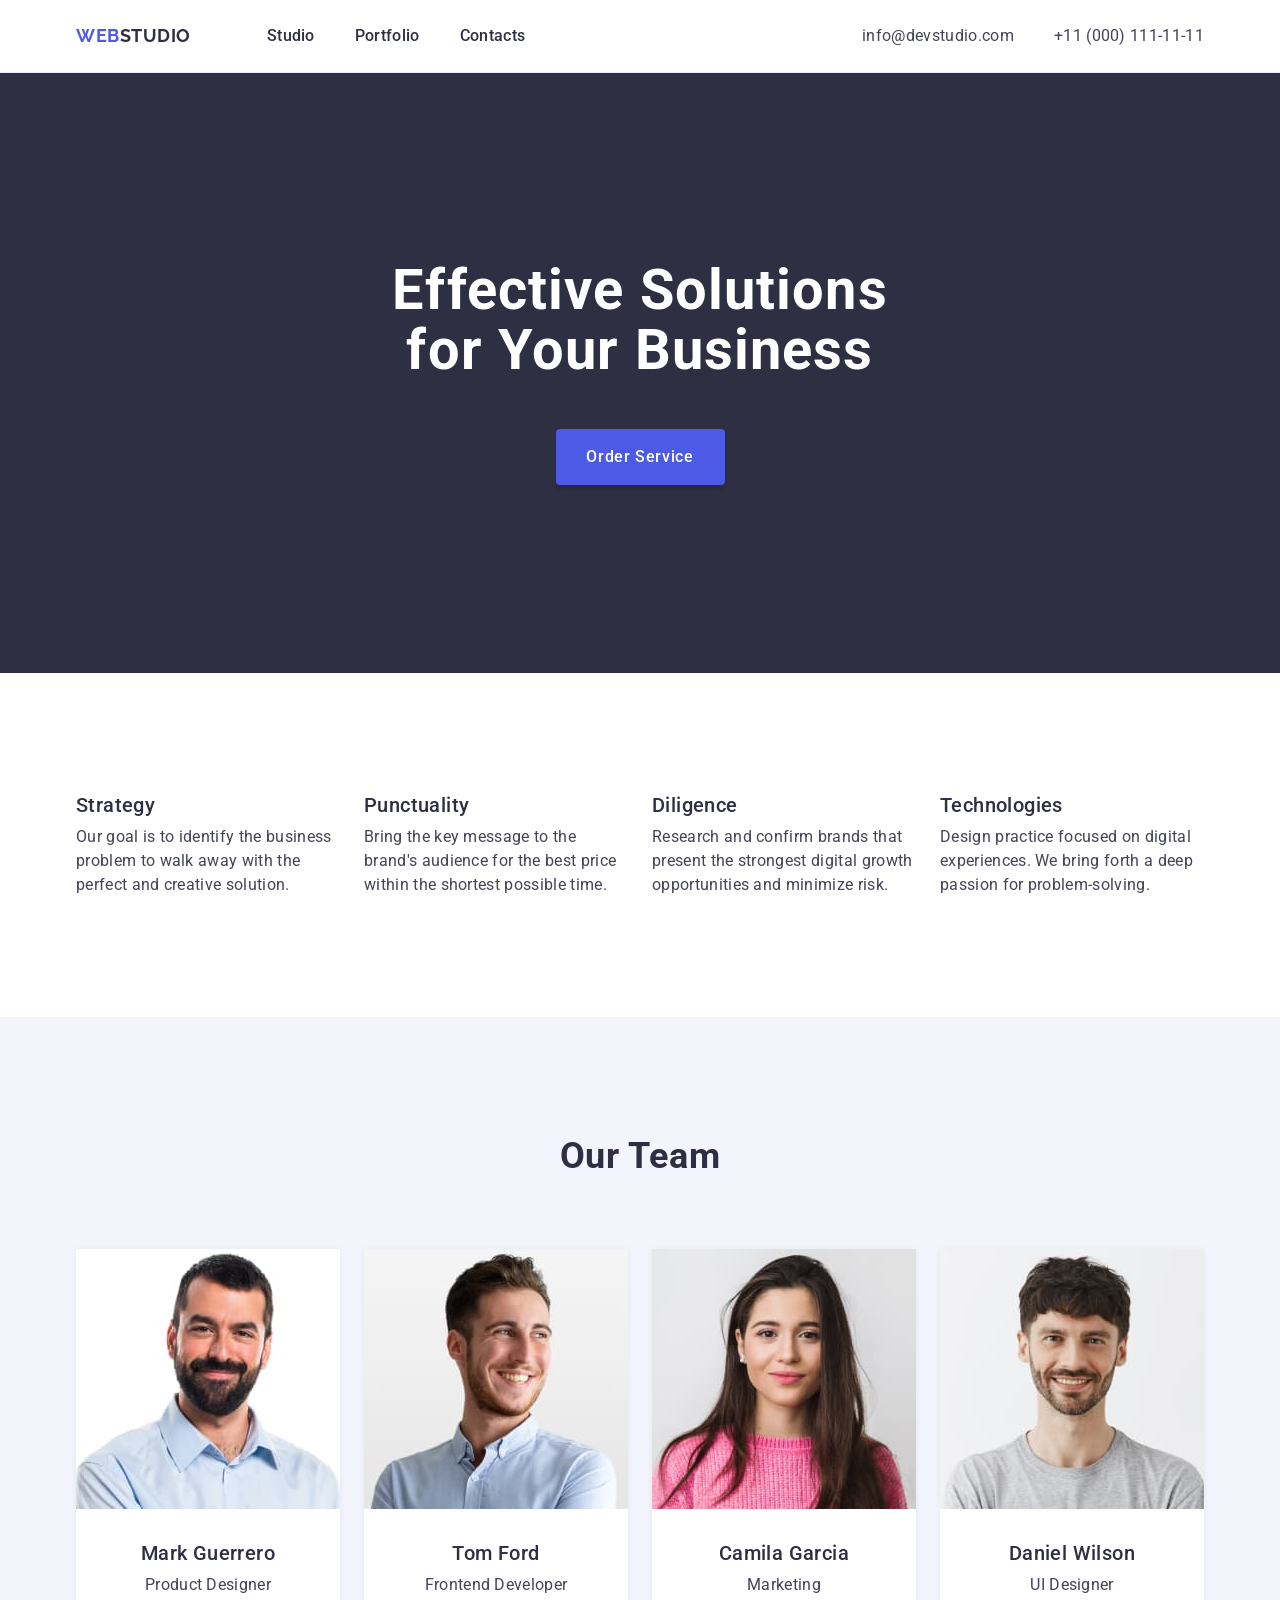
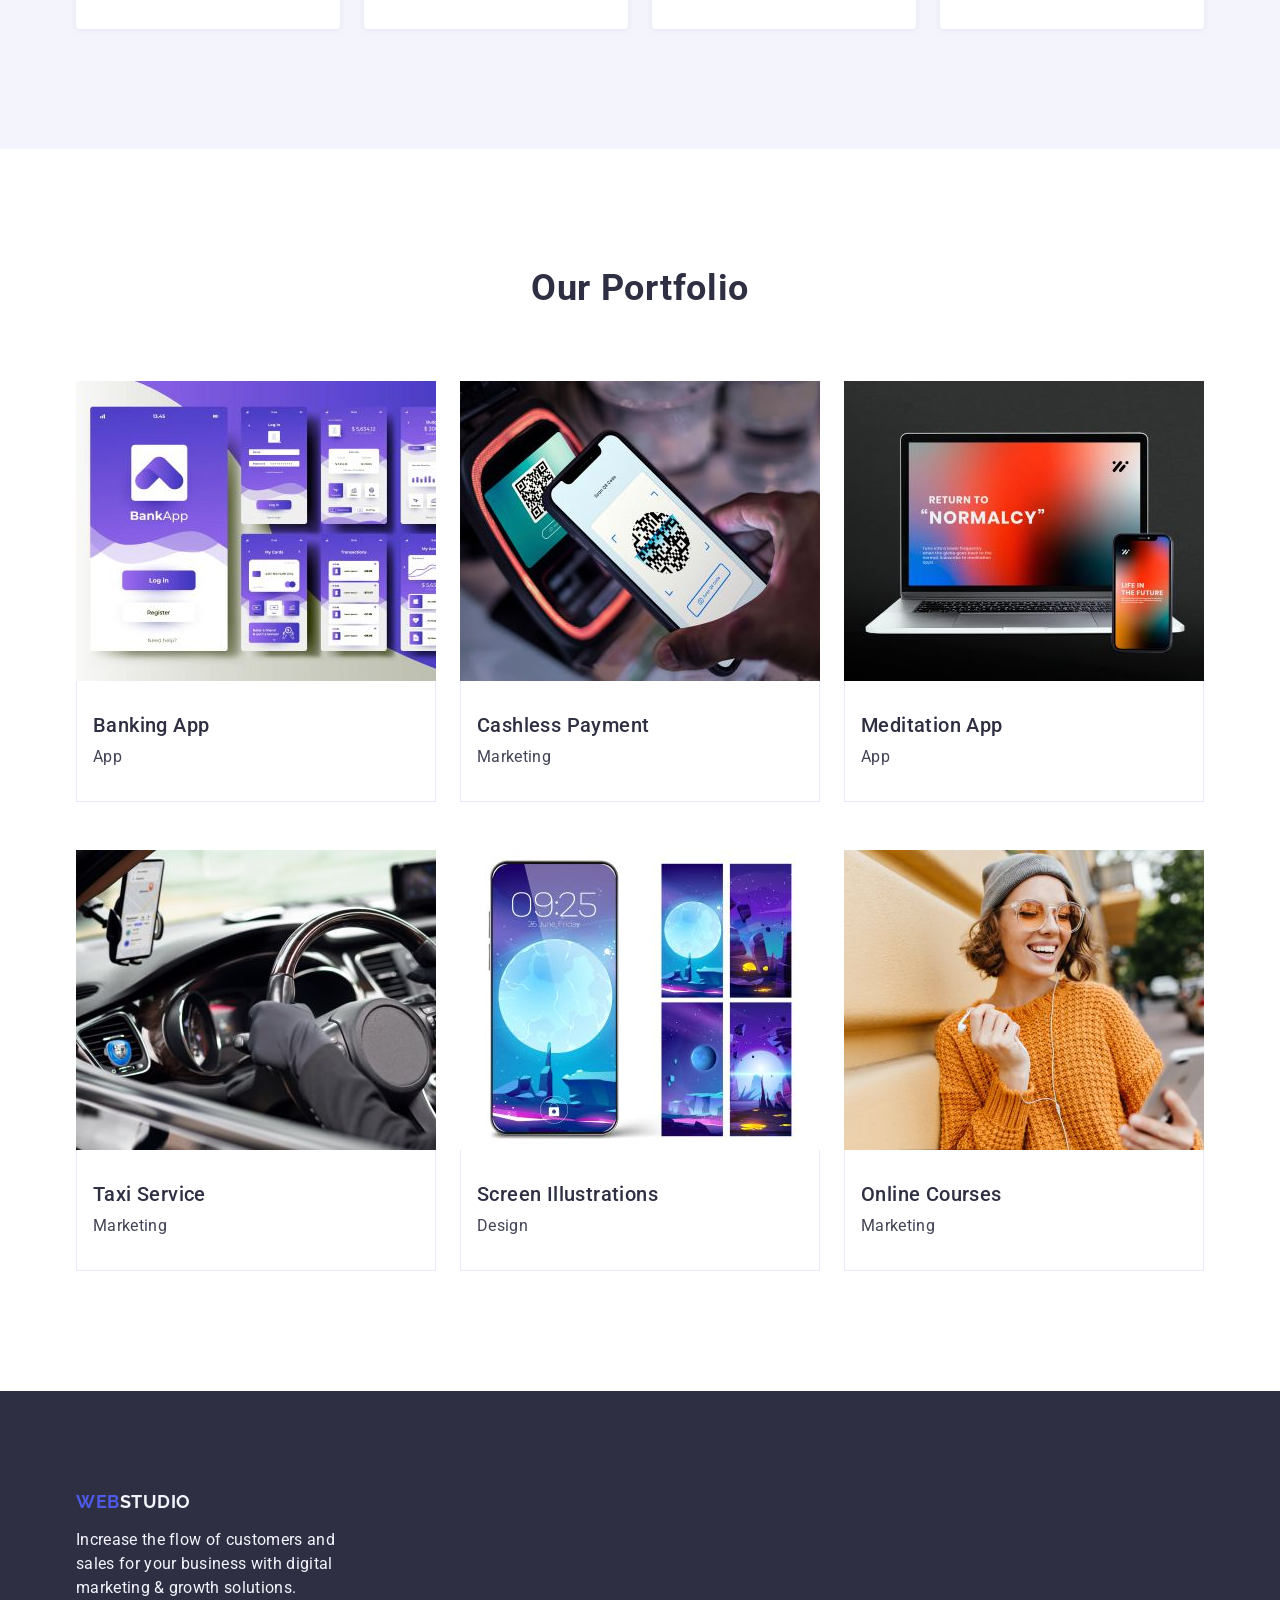
<file: index.html>
<!DOCTYPE html>

<html lang="en">

<head>
    <meta charset="UTF-8">
    <meta name="viewport" content="width=device-width, initial-scale=1.0">
    <title>WEBSTUDIO</title>
    <link rel="stylesheet" href="https://cdnjs.cloudflare.com/ajax/libs/modern-normalize/3.0.1/modern-normalize.min.css"
        integrity="sha512-q6WgHqiHlKyOqslT/lgBgodhd03Wp4BEqKeW6nNtlOY4quzyG3VoQKFrieaCeSnuVseNKRGpGeDU3qPmabCANg=="
        crossorigin="anonymous" referrerpolicy="no-referrer" />
    <link rel="preconnect" href="https://fonts.googleapis.com">
    <link rel="preconnect" href="https://fonts.gstatic.com" crossorigin>
    <link href="https://fonts.googleapis.com/css2?family=Raleway:wght@700&family=Roboto:wght@400;500;700&display=swap"
        rel="stylesheet">
    <link rel="stylesheet" href="./css/styles.css" />
</head>

<body>
    <header class="header-section">
        <div class="container header-container">
            <nav class="nav-section">
                <a class="logo header-logo" href="./index.html">Web<span class="logo-word">Studio</span></a>
                <ul class="nav-list">
                    <li class="nav-item"><a class="nav-link" href="./index.html">Studio</a></li>
                    <li class="nav-item"><a class="nav-link" href="">Portfolio</a></li>
                    <li class="nav-item"><a class="nav-link" href="">Contacts</a></li>
                </ul>
            </nav>
            <address class="contacts">
                <ul class="contacts-list">
                    <li class="contacts-item"><a class="contacts-link"
                            href="mailto:info@devstudio.com">info@devstudio.com</a></li>
                    <li class="contacts-item"><a class="contacts-link" href="tel:+110001111111">+11 (000) 111-11-11</a>
                    </li>
                </ul>
            </address>
        </div>
    </header>
    <main>
        <!-- --------      section Hero   --------   -->
        <section class="section-hero">
            <div class="container hero-container">
                <h1 class="hero-text">
                    Effective Solutions for Your Business
                </h1>
                <button class="hero-button" type="button">Order Service</button>
            </div>
        </section>
        <!--   ----------- section Our Feature  -------   -->
        <section class="section-feature">
            <div class="container feature-container">
                <h2 class="visually-hidden">Our Feature</h2>
                <ul class="feature-list">
                    <li class="feature-item">
                        <h3 class="feature-header">Strategy</h3>
                        <p class="feature-text">Our goal is to identify the business problem to walk away with the
                            perfect and creative solution.
                        </p>
                    </li>
                    <li class="feature-item">
                        <h3 class="feature-header">Punctuality</h3>
                        <p class="feature-text">Bring the key message to the brand's audience for the best price within
                            the shortest possible time.
                        </p>
                    </li>
                    <li class="feature-item">
                        <h3 class="feature-header">Diligence</h3>
                        <p class="feature-text">Research and confirm brands that present the strongest digital growth
                            opportunities and minimize risk.
                        </p>
                    </li>
                    <li class="feature-item">
                        <h3 class="feature-header">Technologies</h3>
                        <p class="feature-text">Design practice focused on digital experiences. We bring forth a deep
                            passion for problem-solving.
                        </p>
                    </li>
                </ul>
            </div>
        </section>
        <!-- ---------------- section Our Team --------------- -->
        <section class="section-team">
            <div class="container team-container">
                <h2 class="team-header">Our Team</h2>
                <ul class="team-list">
                    <li class="team-item">

                        <img src="./images/team1.jpg" class="team-photo" alt="Photo Mark Guerrero" />
                        <div class="card-content">
                            <h3 class="head-team-item">Mark Guerrero</h3>
                            <p class="text-team-item">Product Designer</p>
                        </div>
                    </li>
                    <li class="team-item">

                        <img src="./images/team2.jpg" class="team-photo" alt="Photo Tom Ford" />
                        <div class="card-content">
                            <h3 class="head-team-item">Tom Ford</h3>
                            <p class="text-team-item">Frontend Developer</p>
                        </div>
                    </li>
                    <li class="team-item">

                        <img src="./images/team3.jpg" class="team-photo" alt="Photo Camila Garcia" />
                        <div class="card-content">
                            <h3 class="head-team-item">Camila Garcia</h3>
                            <p class="text-team-item">Marketing</p>
                        </div>
                    </li>
                    <li class="team-item">

                        <img src="./images/team4.jpg" class="team-photo" alt="Photo Daniel Wilson" />
                        <div class="card-content">
                            <h3 class="head-team-item">Daniel Wilson</h3>
                            <p class="text-team-item">UI Designer</p>
                        </div>
                    </li>
                </ul>
            </div>
        </section>
        <!-- -----------------section  Our portfolio ---------------------- -->
        <section class="section-portfolio">
            <div class="container portfolio-container">
                <h2 class="header-portfolio">Our Portfolio</h2>
                <ul class="portfolio-list">
                    <li class="portfolio-item">
                        <img src="./images/img-port1.jpg" class="portfolio-photo" alt="Banking App">
                        <div class="portfolio-content">
                            <h3 class="head-portfolio-item">
                                Banking App
                            </h3>
                            <p class="head-portfolio-text">App</p>
                        </div>
                    </li>
                    <li class="portfolio-item">
                        <img src="./images/img-port2.jpg" class="portfolio-photo" alt="Cashless Payment">
                        <div class="portfolio-content">
                            <h3 class="head-portfolio-item">
                                Cashless Payment
                            </h3>
                            <p class="head-portfolio-text">Marketing</p>
                        </div>
                    </li>
                    <li class="portfolio-item">
                        <img src="./images/img-port3.jpg" class="portfolio-photo" alt="Meditation App">
                        <div class="portfolio-content">
                            <h3 class="head-portfolio-item">
                                Meditation App
                            </h3>
                            <p class="head-portfolio-text">App</p>
                        </div>
                    </li>
                    <li class="portfolio-item">
                        <img src="./images/img-port4.jpg" class="portfolio-photo" alt="Taxi Service">
                        <div class="portfolio-content">
                            <h3 class="head-portfolio-item">
                                Taxi Service
                            </h3>
                            <p class="head-portfolio-text">Marketing</p>
                        </div>
                    </li>
                    <li class="portfolio-item">
                        <img src="./images/img-port5.jpg" class="portfolio-photo" alt="Screen Illustrations">
                        <div class="portfolio-content">
                            <h3 class="head-portfolio-item">
                                Screen Illustrations
                            </h3>
                            <p class="head-portfolio-text">Design</p>
                        </div>
                    </li>
                    <li class="portfolio-item">
                        <img src="./images/img-port6.jpg" alt="Online Courses" width="360">
                        <div class="portfolio-content">
                            <h3 class="head-portfolio-item">
                                Online Courses
                            </h3>
                            <p class="head-portfolio-text">Marketing</p>
                        </div>
                    </li>
                </ul>
            </div>

        </section>
    </main>
    <footer class="footer-section">
        <div class="container">
            <a class="footer-logo" href="./index.html">Web<span class="logo-word">Studio</span></a>
            <p class="footer-text">Increase the flow of customers and sales for your business with digital marketing &
                growth solutions.</p>
        </div>
    </footer>
</body>

</html>
</file>
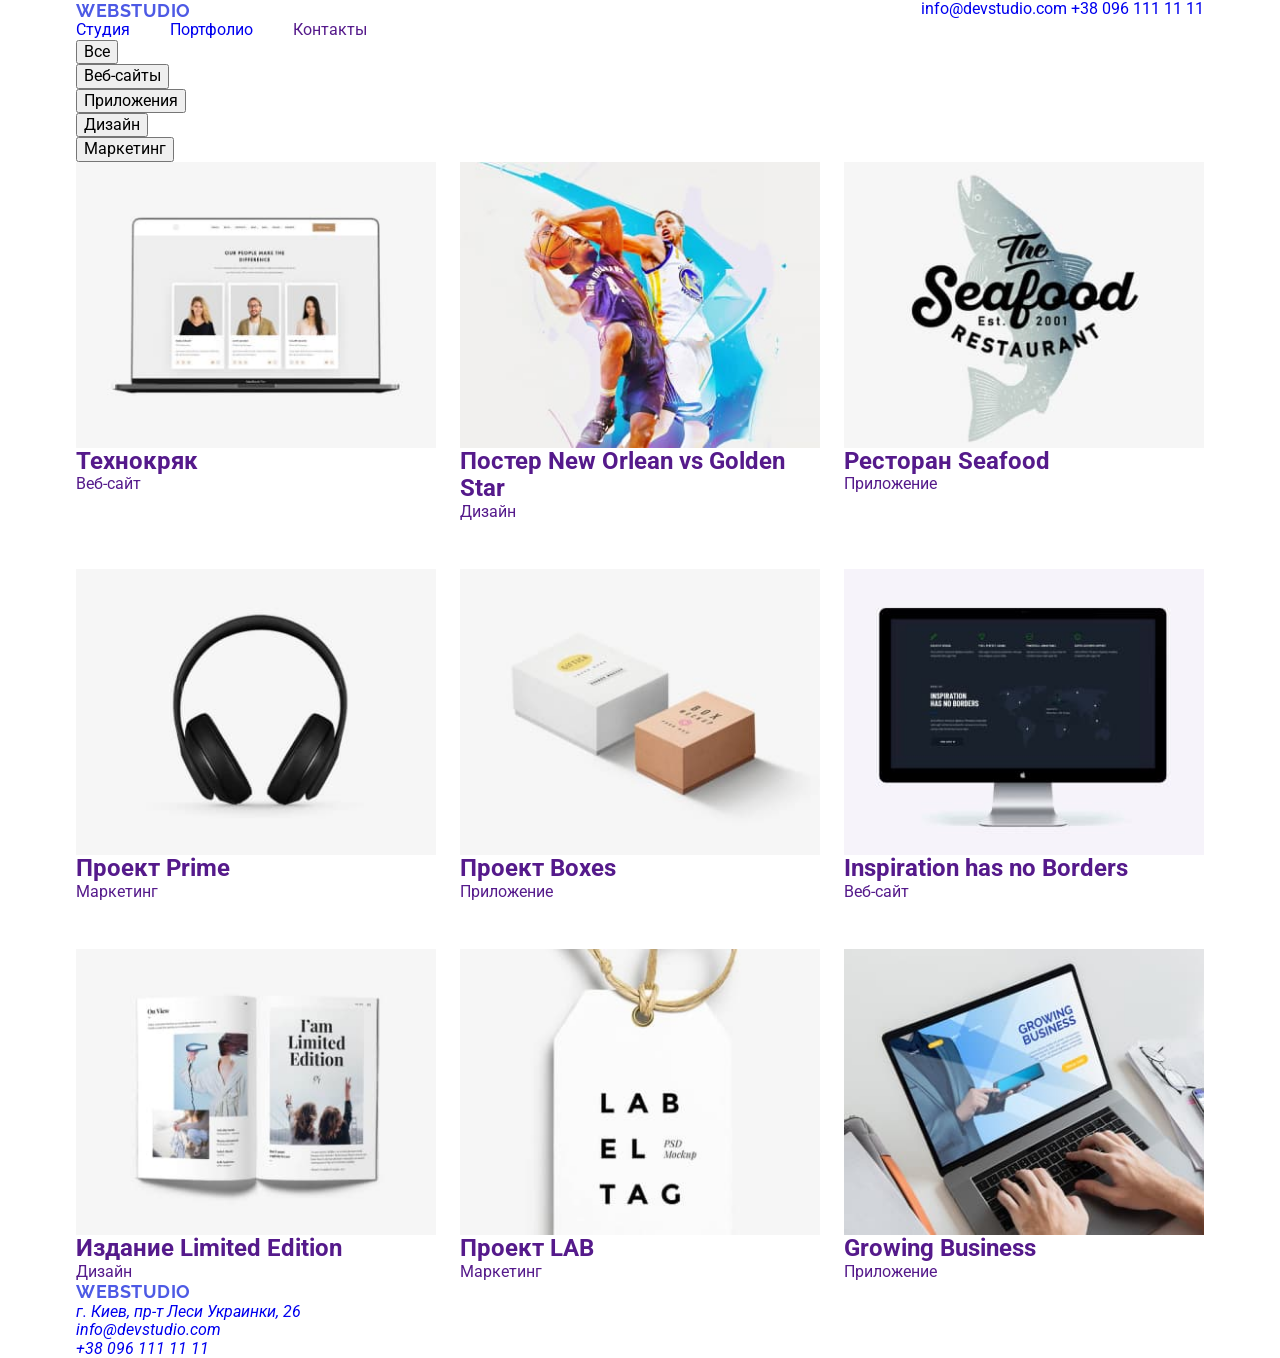
<file: portfolio.html>
<!DOCTYPE html>
<html lang="ru">
<head>
    <meta charset="UTF-8">
    <meta http-equiv="X-UA-Compatible" content="IE=edge">
    <meta name="viewport" content="width=device-width, initial-scale=1.0">
    <title>WebStudio portfolio</title>
    <link rel="preconnect" href="https://fonts.googleapis.com">
    <link rel="preconnect" href="https://fonts.gstatic.com" crossorigin>
    <link
        href="https://fonts.googleapis.com/css2?family=Raleway:ital,wght@0,700;1,700&family=Roboto:ital,wght@0,400;0,500;0,700;0,900;1,400;1,500;1,700;1,900&display=swap"
        rel="stylesheet">
    <link rel="stylesheet" href="https://cdnjs.cloudflare.com/ajax/libs/modern-normalize/1.1.0/modern-normalize.min.css"
        integrity="sha512-wpPYUAdjBVSE4KJnH1VR1HeZfpl1ub8YT/NKx4PuQ5NmX2tKuGu6U/JRp5y+Y8XG2tV+wKQpNHVUX03MfMFn9Q=="
        crossorigin="anonymous" referrerpolicy="no-referrer" />
    <link rel="stylesheet" href="./css/styles.css">
</head>

<body>
    <header class="header">
        <div class="container header-container">
            <nav class="navigation">
                <!--Логотип студії-->
                <a class="logo-color-first logo link" href="./index.html">Web<span
                        class="logo-color-second logo">Studio</span>
                </a>
    
                <!-- навігація на інші сторінки-->
                <ul class="nav-list list">
                    <li class="nav-list-item">
                        <a class="nav-list-link link" href="./index.html">Студия</a>
                    </li>
                    <li class="nav-list-item">
                        <a class="current-nav-list-item link" href="./portfolio.html">Портфолио</a>
                    </li>
                    <li class="nav-list-item">
                        <a class="nav-list-link link" href="">Контакты</a>
                    </li>
                </ul>
            </nav>
            <!-- зворотний звязок-->
            <div class="contact-header">
                <a class="contact-list-link link" href="mailto:info@devstudio.com">info@devstudio.com </a>
                <a class="contact-list-link link" href="tel:+380961111111">+38 096 111 11 11</a>
            </div>
        </div>
    </header>

    <main>
        <section class="section">
            <div class="container">
                <!-- Прихований заголовок з коротким описом -->
                <h1 hidden>Портфолио WebStudio: наши проекты</h1>

                <!-- Список із кнопками : -->
                <ul class="portfolio-buttons list">
                    <li><button class="portfolio-btn" type="button">Все</button></li>
                    <li><button class="portfolio-btn" type="button">Веб-сайты</button></li>
                    <li><button class="portfolio-btn" type="button">Приложения</button></li>
                    <li><button class="portfolio-btn" type="button">Дизайн</button></li>
                    <li><button class="portfolio-btn" type="button">Маркетинг</button></li>
                </ul>
                <!-- список проектів : -->            
                <ul class="portfolio-list list">
                    <li class="portfolio-item">
                        <a class="link" href="">
                            <img src="./images/p-technokriak.jpg" width="370" alt="Технокряк">
                            <div class="portfolio-item-footer">
                                <h2 class="portfolio-item-title">Технокряк</h2>
                                <p class="portfolio-item-description">Веб-сайт</p>
                            </div>
                        </a>
                    </li>
                    <li class="portfolio-item">
                        <a class="link" href="">
                            <img src="./images/p-neworlean.jpg" width="370" alt="Постер New Orlean vs Golden Star">
                            <div class="portfolio-item-footer">
                                <h2 class="portfolio-item-title">Постер New Orlean vs Golden Star</h2>
                                <p class="portfolio-item-description">Дизайн</p>
                            </div>
                        </a>
                    </li>
                    <li class="portfolio-item">
                        <a class="link" href="">
                            <img src="./images/p-seafood.jpg" width="370" alt="Ресторан Seafood">
                            <div class="portfolio-item-footer">
                                <h2 class="portfolio-item-title">Ресторан Seafood</h2>
                                <p class="portfolio-item-description">Приложение</p>
                            </div>
                        </a>
                    </li>
                    <li class="portfolio-item">
                        <a class="link" href="">
                            <img src="./images/p-prime.jpg" width="370" alt="Проект Prime">
                            <div class="portfolio-item-footer">
                                <h2 class="portfolio-item-title">Проект Prime</h2>
                                <p class="portfolio-item-description">Маркетинг</p>
                            </div>
                        </a>
                    </li>
                    <li class="portfolio-item">
                        <a class="link" href="">
                            <img src="./images/p-boxes.jpg" width="370" alt="Проект Boxes">
                            <div class="portfolio-item-footer">
                                <h2 class="portfolio-item-title">Проект Boxes</h2>
                                <p class="portfolio-item-description">Приложение</p>
                            </div>
                        </a>
                    </li>
                    <li class="portfolio-item">
                        <a class="link" href="">
                            <img src="./images/p-inspir.jpg" width="370" alt="Inspiration has no Borders">
                            <div class="portfolio-item-footer">
                                <h2 class="portfolio-item-title">Inspiration has no Borders</h2>
                                <p class="portfolio-item-description">Веб-сайт</p>
                            </div>
                        </a>
                    </li>
                    <li class="portfolio-item">
                        <a class="link" href="">
                            <img src="./images/p-limedit.jpg" width="370" alt="Издание Limited Edition">
                            <div class="portfolio-item-footer">
                                <h2 class="portfolio-item-title">Издание Limited Edition</h2>
                                <p class="portfolio-item-description">Дизайн</p>
                            </div>
                        </a>
                    </li>
                    <li class="portfolio-item">
                        <a class="link" href="">
                            <img src="./images/p-lab.jpg" width="370" alt="Проект LAB">
                            <div class="portfolio-item-footer">
                                <h2 class="portfolio-item-title">Проект LAB</h2>
                                <p class="portfolio-item-description">Маркетинг</p>
                            </div>
                        </a>
                    </li>
                    <li class="portfolio-item">
                        <a class="link" href="">
                            <img src="./images/p-growing.jpg" width="370" alt="Growing Business">
                            <div class="portfolio-item-footer">
                                <h2 class="portfolio-item-title">Growing Business</h2>
                                <p class="portfolio-item-description">Приложение</p>
                            </div>
                        </a>
                    </li>
                </ul>
            </div>
        </section>
    </main>

    <footer class="footer">
        <div class="container">
            <a class="logo-color-first logo link" href="/">Web<span class="logo-color-footer logo">Studio</span></a>
            <address class="address-text">
                <!-- зворотний звязок: -->
                <ul class="list list-address">
                    <li class="address-item"><a class="contact-address-link link"
                            href="https://www.google.com.ua/maps/place/%D0%B1%D1%83%D0%BB%D1%8C%D0%B2%D0%B0%D1%80+%D0%9B%D0%B5%D1%81%D1%96+%D0%A3%D0%BA%D1%80%D0%B0%D1%97%D0%BD%D0%BA%D0%B8,+26,+%D0%9A%D0%B8%D1%97%D0%B2,+02000/@50.4265841,30.5361971,17z/data=!3m1!4b1!4m5!3m4!1s0x40d4cf0e033ecbe9:0x57a4dffefec77da0!8m2!3d50.4265807!4d30.5383858">
                            г. Киев, пр-т Леси Украинки, 26</a></li>
                    <li class="address-item"><a class="contact-list-link link"
                            href="mailto:info@devstudio.com">info@devstudio.com</a></li>
                    <li class="address-item"><a class="contact-list-link link" href="tel:+380961111111">+38 096 111 11
                            11</a></li>
                </ul>
            </address>
        </div>
    </footer>
    
</body>
</html>
</file>
<file: css/styles.css>
body {
  font-family: Roboto, sans-serif;
  color: #434455;
  background-color: white;
  font-size: 16px;
}
ul,
ol {
  list-style-type: none;
}
a {
  text-decoration: none;
}
h1,
h2,
h3,
h4,
h5,
h6,
p {
  margin: 0;
}
ul,
ol {
  margin: 0;
  padding: 0;
}
img {
  display: block;
  max-width: 100%;
  height: auto;
}
.header-section {
  background-color: #ffffff;
  border-bottom: 1px solid #e7e9fc;
}
.container {
  max-width: 1158px;
  padding: 0 15px;
  margin: 0 auto;
}
.header-container {
  display: flex;
  justify-content: space-between;
}
.logo {
  font-family: "Raleway", sans-serif;
  font-weight: 700;
  font-size: 18px;
  line-height: 1.17;
  letter-spacing: 0.03em;
  text-transform: uppercase;
  color: #4d5ae5;
}
.header-logo {
  margin-right: 76px;
  padding: 24px 0;
}
.header-logo .logo-word {
  color: #2e2f42;
}
.nav-section {
  display: flex;
  align-items: center;
}
.nav-list {
  display: flex;
  gap: 40px;
}
.nav-item {
}
.nav-link {
  display: block;
  font-weight: 500;
  font-size: 16px;
  line-height: 1.5;
  letter-spacing: 0.02em;
  color: #2e2f42;
  padding: 24px 0;
}
.contacts {
  font-style: normal;
}
.contacts-list {
  display: flex;
}
/* .contacts-item {
  padding: 24px 0;
} */
.contacts-item:not(:last-child) {
  margin-right: 40px;
}
.contacts-link {
  display: block;
  font-size: 16px;
  line-height: 1.5;
  letter-spacing: 0.02em;
  color: #434455;
  padding: 24px 0;
}
.nav-link:hover,
.nav-link:focus,
.contacts-link:hover,
.contacts-link:focus {
  color: #404bbf;
}
/* -----------section hero----------- */
.section-hero {
  padding: 188px 0;
  background-color: #2e2f42;
  height: 600px;
}
.hero-container {
  display: flex;
  padding-left: 15px;
  padding-right: 15px;
  flex-direction: column;
  justify-content: center;
  align-items: center;
  gap: 48px;
}
.hero-text {
  max-width: 496px;
  font-size: 56px;
  font-weight: 700;
  line-height: 1.07;
  letter-spacing: 0.02em;
  text-align: center;
  color: #ffffff;
  /* margin-bottom: 48px; */
}
.hero-button {
  background-color: #4d5ae5;
  min-width: 169px;
  height: 56px;
  font-weight: 500;
  line-height: 1.5;
  letter-spacing: 0.04em;
  color: #ffffff;
  border-radius: 4px;
  border: none;
  box-shadow: 0px 4px 4px 0px #00000026;
  cursor: pointer;
}

.hero-button:hover,
.hero-button:focus {
  background-color: #404bbf;
  cursor: pointer;
}
/* ---------- section feature ------- */
.section-feature {
  padding: 120px 0;
}
.feature-container {
  display: flex;
  padding-left: 15px;
  padding-right: 15px;
}
.visually-hidden {
  position: absolute;
  width: 1px;
  height: 1px;
  margin: -1px;
  border: 0;
  padding: 0;
  white-space: nowrap;
  clip-path: inset(100%);
  clip: rect(0 0 0 0);
  overflow: hidden;
}
.feature-list {
  display: flex;
  gap: 24px;
}
.feature-item {
  width: calc((100% - 3 * 24px) / 4);
}
.feature-header {
  font-size: 20px;
  font-weight: 500;
  line-height: 1.2;
  letter-spacing: 0.02em;
  color: #2e2f42;
  margin-bottom: 8px;
}
.feature-text {
  font-weight: 400;
  line-height: 1.5;
  letter-spacing: 0.02em;
}
/* ----------- section our team -------- */
.section-team {
  background-color: #f4f4fd;
  padding: 120px 0;
}
.team-container {
  display: flex;
  padding: 0 15px;
  flex-direction: column;
}
.team-header {
  font-size: 36px;
  font-weight: 700;
  line-height: 1.11;
  letter-spacing: 0.02em;
  text-align: center;
  color: #2e2f42;
  text-transform: capitalize;
  margin-bottom: 72px;
}
.team-list {
  display: flex;
  gap: 24px;
  flex-wrap: wrap;
}
.team-item {
  background-color: #fff;
  width: calc((1128px - 3 * 24px) / 4);
  border-radius: 0px 0px 4px 4px;
  box-shadow: 0px 1px 6px 0px #2e2f4214;
}
.team-photo {
}
.card-content {
  padding: 32px 0px;
}

.head-team-item {
  color: #2e2f42;
  font-size: 20px;
  font-weight: 500;
  line-height: 1.2;
  letter-spacing: 0.02em;
  text-align: center;
  margin-bottom: 8px;
}
.text-team-item {
  font-size: 16px;
  line-height: 1.5;
  letter-spacing: 0.02em;
  text-align: center;
}
/* -------- section portfolio -------- */
.section-portfolio {
  background-color: #ffffff;
  padding: 120px 0;
}
.portfolio-container {
  display: flex;
  padding: 0 15px;
  flex-direction: column;
}
.header-portfolio {
  color: #2e2f42;
  font-size: 36px;
  font-weight: 700;
  line-height: 1.11;
  letter-spacing: 0.02em;
  text-align: center;
  text-transform: capitalize;
  margin-bottom: 72px;
}
.portfolio-list {
  display: flex;
  gap: 48px 24px;
  flex-wrap: wrap;
}
.portfolio-item {
  width: calc((1128px - 2 * 24px) / 3);
}
.portfolio-photo {
}
.portfolio-content {
  border: 1px solid #e7e9fc;
  border-top-style: none;
  padding: 32px 16px;
}
.head-portfolio-item {
  color: #2e2f42;
  font-size: 20px;
  font-weight: 500;
  line-height: 1.2;
  letter-spacing: 0.02em;
  margin-bottom: 8px;
}
.head-portfolio-text {
  line-height: 1.5;
  letter-spacing: 0.02em;
}
/* ------------ section footer --------- */
.footer-section {
  background-color: #2e2f42;
  padding: 100px 0;
}

.footer-logo {
  display: inline-block;
  margin-bottom: 16px;
  font-family: "Raleway", sans-serif;
  font-weight: 700;
  font-size: 18px;
  line-height: 1.17;
  letter-spacing: 0.03em;
  text-transform: uppercase;
  color: #4d5ae5;
}
.footer-logo .logo-word {
  color: #f4f4fd;
}
.footer-text {
  max-width: 264px;
  line-height: 1.5;
  letter-spacing: 0.02em;
  color: #f4f4fd;
}
</file>
